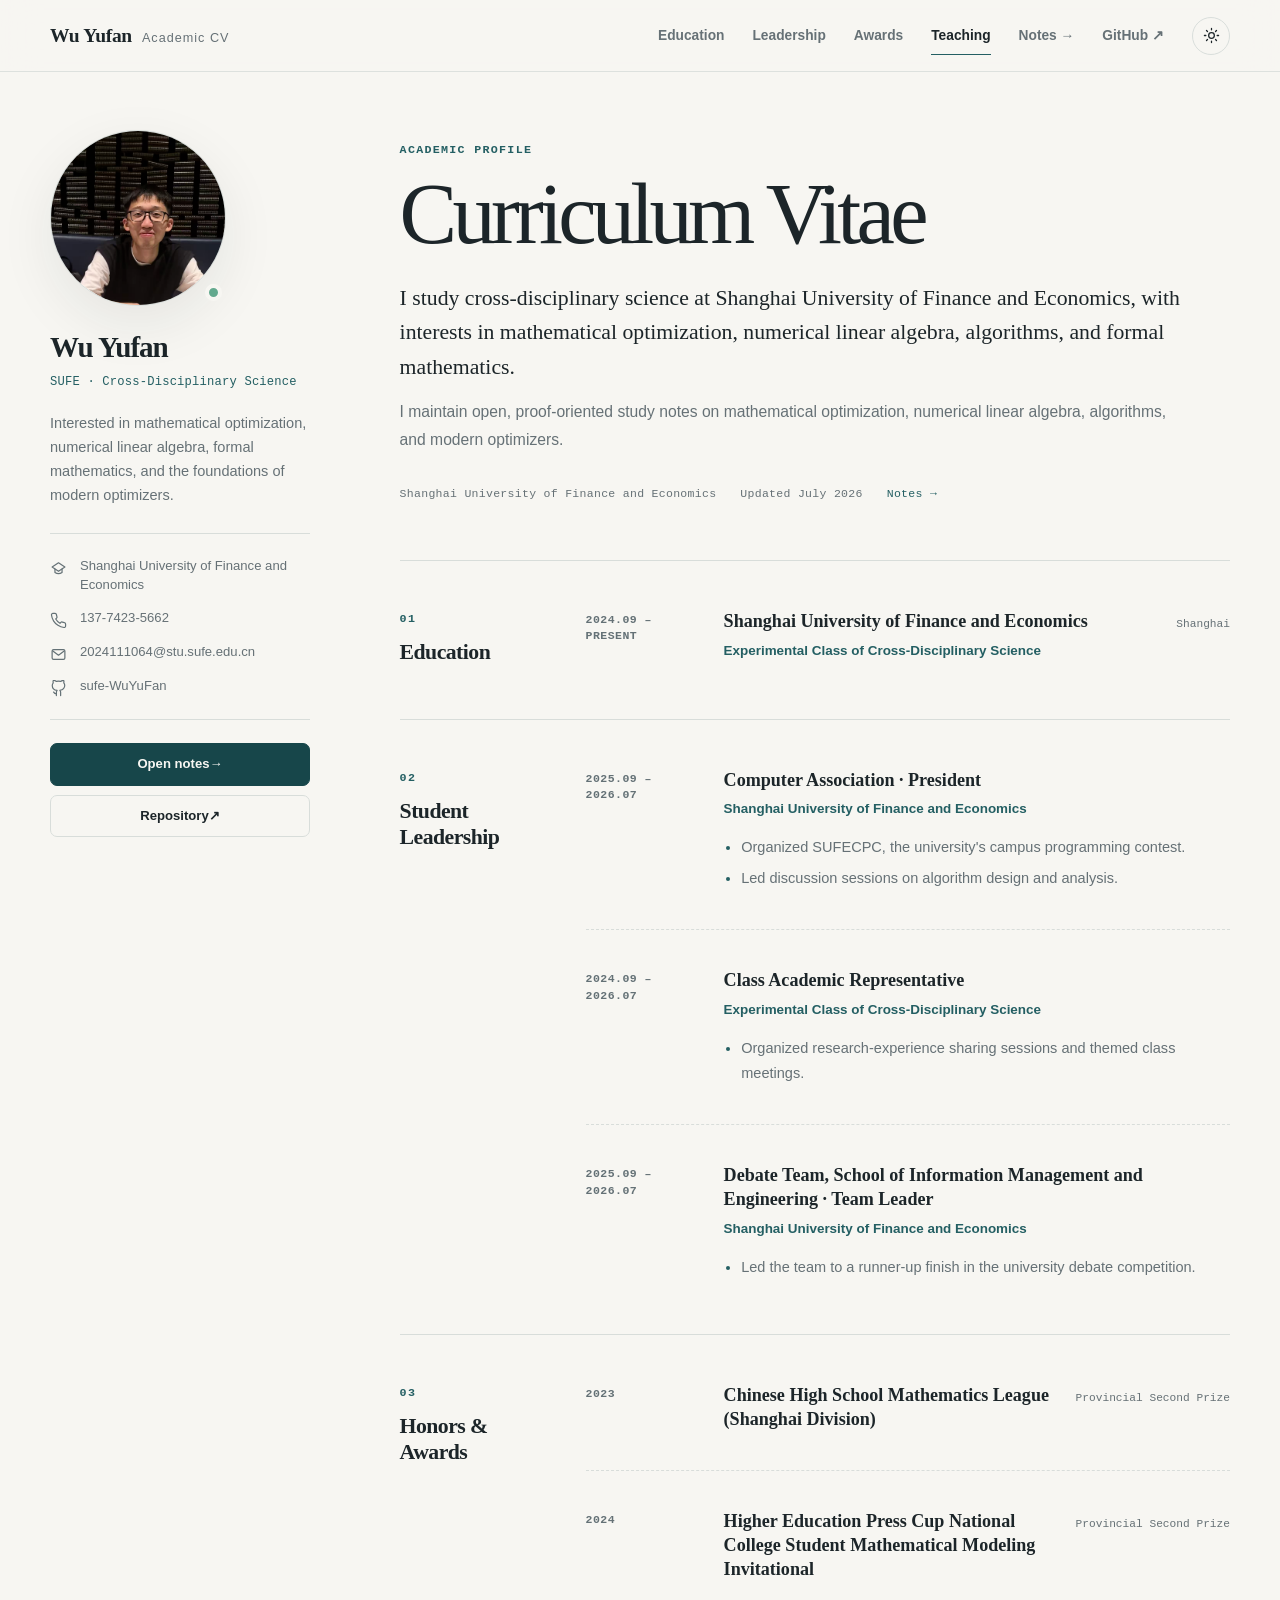
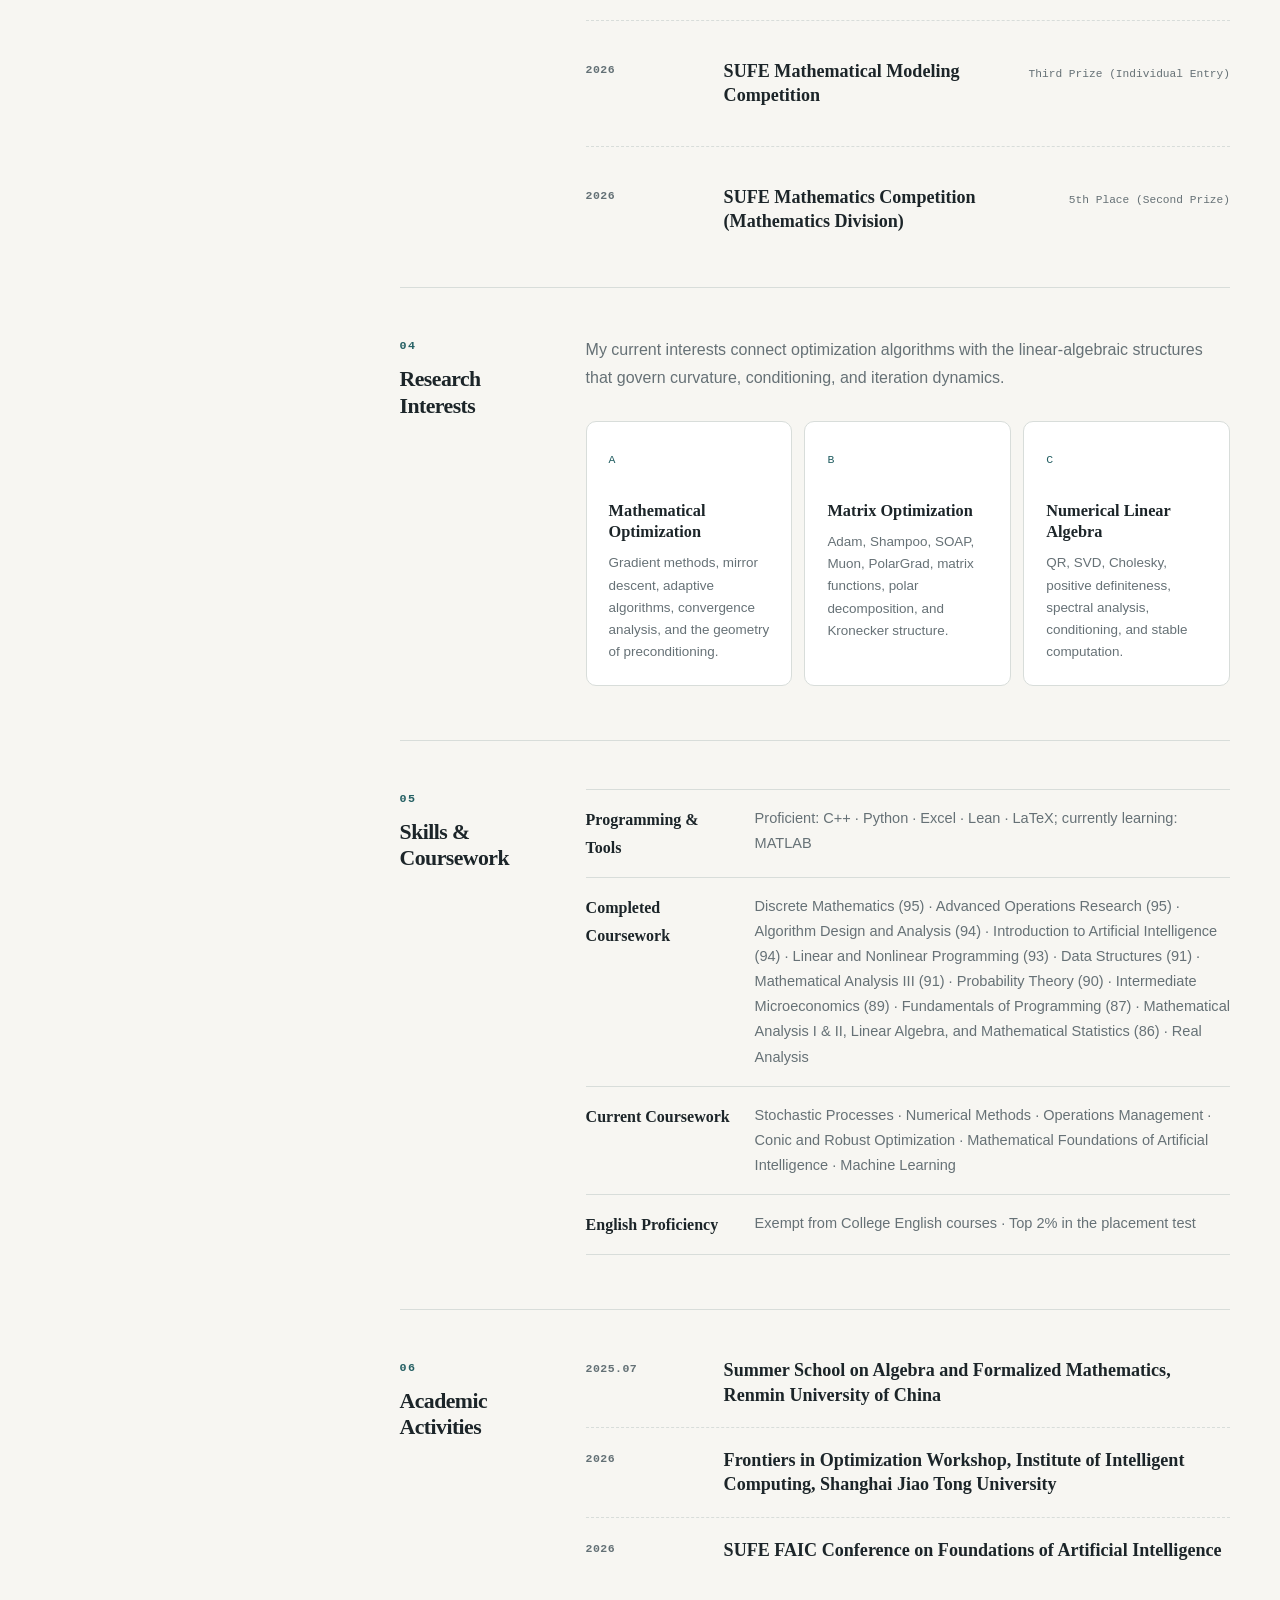
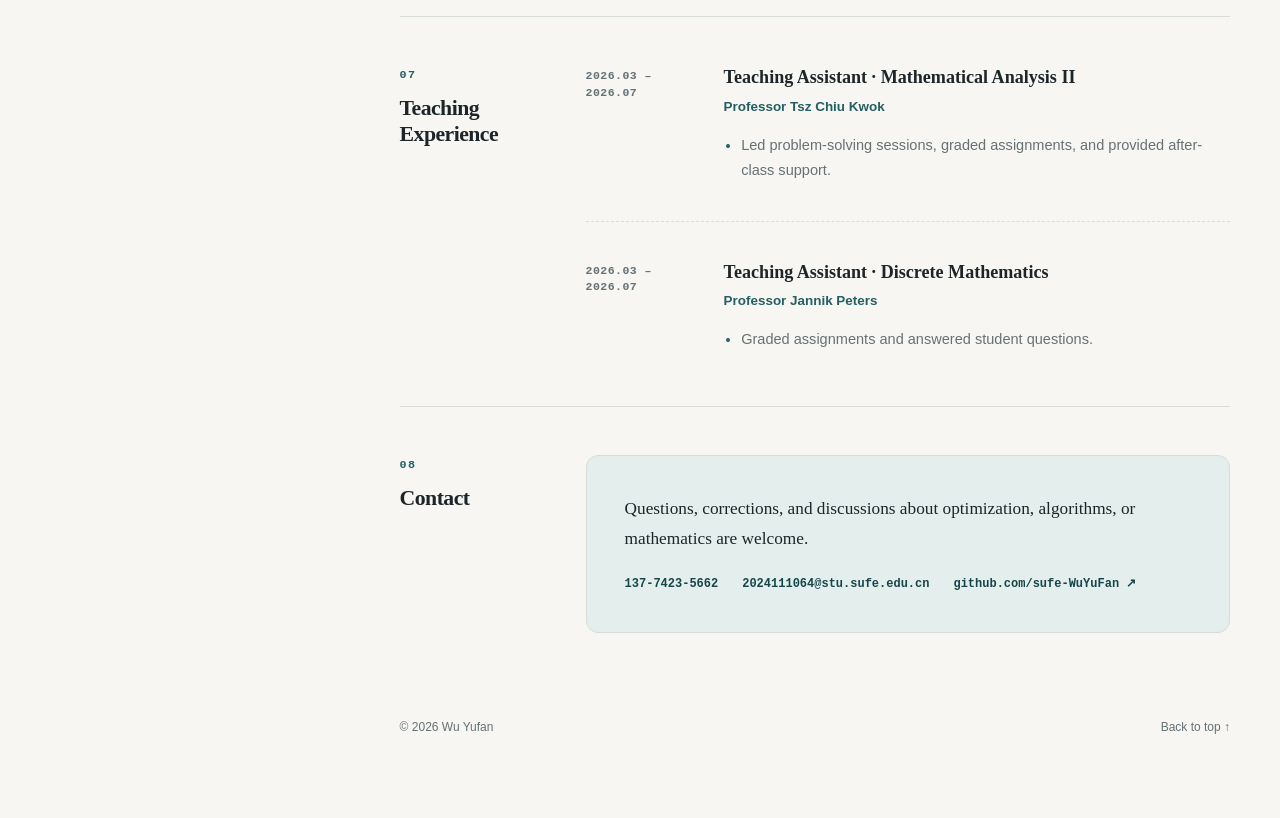
<file: docs/index.html>
<!doctype html>
<html lang="en" data-theme="light">
<head>
  <meta charset="utf-8">
  <meta name="viewport" content="width=device-width, initial-scale=1">
  <meta name="description" content="Wu Yufan's academic profile: education, student leadership, honors, teaching experience, and interests in mathematical optimization and numerical linear algebra.">
  <meta name="theme-color" content="#f7f6f2">
  <meta property="og:type" content="website">
  <meta property="og:title" content="Wu Yufan · Academic CV">
  <meta property="og:description" content="Academic profile, teaching experience, honors, and open learning notes.">
  <title>Wu Yufan · Academic CV</title>
  <link rel="icon" href="favicon.svg" type="image/svg+xml">
  <link rel="stylesheet" href="assets/css/site.css">
  <script>
    (function () {
      let stored = null;
      try {
        stored = localStorage.getItem('wy-theme');
      } catch (error) {
        stored = null;
      }
      const preferred = window.matchMedia('(prefers-color-scheme: dark)').matches ? 'dark' : 'light';
      document.documentElement.dataset.theme = stored || preferred;
    }());
  </script>
</head>
<body data-page="cv">
  <a class="skip-link" href="#cv">Skip to main content</a>

  <header class="masthead">
    <div class="masthead__inner">
      <a class="brand" href="index.html#top" aria-label="Back to the top of the homepage">
        <span class="brand__name">Wu Yufan</span>
        <span class="brand__cn">Academic CV</span>
      </a>

      <button class="nav-toggle" type="button" aria-expanded="false" aria-controls="site-nav">
        <span class="sr-only">Open navigation</span>
        <span></span><span></span><span></span>
      </button>

      <nav class="site-nav" id="site-nav" aria-label="Main navigation">
        <a href="#education">Education</a>
        <a href="#leadership">Leadership</a>
        <a href="#awards">Awards</a>
        <a href="#teaching">Teaching</a>
        <a href="notes.html">Notes <span aria-hidden="true">→</span></a>
        <a href="https://github.com/sufe-WuYuFan" target="_blank" rel="noreferrer">GitHub <span aria-hidden="true">↗</span></a>
        <button class="theme-toggle" type="button" aria-label="Switch to dark theme" aria-pressed="false" title="Toggle color theme">
          <svg class="icon icon--sun" viewBox="0 0 24 24" aria-hidden="true">
            <circle cx="12" cy="12" r="4"></circle>
            <path d="M12 2v2M12 20v2M4.93 4.93l1.42 1.42M17.66 17.66l1.41 1.41M2 12h2M20 12h2M4.93 19.07l1.42-1.42M17.66 6.34l1.41-1.41"></path>
          </svg>
          <svg class="icon icon--moon" viewBox="0 0 24 24" aria-hidden="true">
            <path d="M21 12.8A9 9 0 1 1 11.2 3 7 7 0 0 0 21 12.8Z"></path>
          </svg>
        </button>
      </nav>
    </div>
  </header>

  <div class="page" id="top">
    <aside class="profile" aria-label="Profile information">
      <div class="profile__sticky">
        <div class="profile__avatar-wrap">
          <div class="profile__avatar-frame">
            <img
              class="profile__avatar"
              src="assets/images/profile-photo.png"
              data-fallback="assets/images/avatar.svg"
              alt="Portrait of Wu Yufan"
              width="176"
              height="176"
              fetchpriority="high"
              decoding="async"
            >
          </div>
        </div>
        <div class="profile__identity">
          <h1>Wu Yufan</h1>
          <p class="profile__role">SUFE · Cross-Disciplinary Science</p>
          <p class="profile__bio">Interested in mathematical optimization, numerical linear algebra, formal mathematics, and the foundations of modern optimizers.</p>
        </div>

        <dl class="profile__facts">
          <div>
            <dt aria-label="University">
              <svg viewBox="0 0 24 24" aria-hidden="true"><path d="m3 10 9-6 9 6-9 6-9-6Z"></path><path d="M7 13v4.5c2.8 2 7.2 2 10 0V13"></path></svg>
            </dt>
            <dd>Shanghai University of Finance and Economics</dd>
          </div>
          <div>
            <dt aria-label="Phone">
              <svg viewBox="0 0 24 24" aria-hidden="true"><path d="M22 16.9v3a2 2 0 0 1-2.2 2 19.8 19.8 0 0 1-8.6-3.1 19.5 19.5 0 0 1-6-6A19.8 19.8 0 0 1 2.1 4.2 2 2 0 0 1 4.1 2h3a2 2 0 0 1 2 1.7c.1 1 .4 2 .7 2.9a2 2 0 0 1-.5 2.1L8.1 9.9a16 16 0 0 0 6 6l1.2-1.2a2 2 0 0 1 2.1-.5c.9.3 1.9.6 2.9.7a2 2 0 0 1 1.7 2Z"></path></svg>
            </dt>
            <dd><a href="tel:+8613774235662">137-7423-5662</a></dd>
          </div>
          <div>
            <dt aria-label="Email">
              <svg viewBox="0 0 24 24" aria-hidden="true"><rect x="3" y="5" width="18" height="14" rx="2"></rect><path d="m4 7 8 6 8-6"></path></svg>
            </dt>
            <dd><a href="mailto:2024111064@stu.sufe.edu.cn">2024111064@stu.sufe.edu.cn</a></dd>
          </div>
          <div>
            <dt aria-label="GitHub">
              <svg viewBox="0 0 24 24" aria-hidden="true"><path d="M15 22v-4a4.8 4.8 0 0 0-1-3.5c3.3-.4 6.8-1.6 6.8-7A5.4 5.4 0 0 0 19.4 4 5 5 0 0 0 19.3.5S18.2.1 15 2a13.4 13.4 0 0 0-6 0C5.8.1 4.7.5 4.7.5A5 5 0 0 0 4.6 4a5.4 5.4 0 0 0-1.4 3.7c0 5.4 3.5 6.6 6.8 7A4.8 4.8 0 0 0 9 18v4"></path><path d="M9 19c-3 .9-3-1.5-4-2"></path></svg>
            </dt>
            <dd><a href="https://github.com/sufe-WuYuFan" target="_blank" rel="noreferrer">sufe-WuYuFan</a></dd>
          </div>
        </dl>

        <div class="profile__actions">
          <a class="button button--primary" href="notes.html">Open notes <span aria-hidden="true">→</span></a>
          <a class="button button--ghost" href="https://github.com/sufe-WuYuFan/Optimizer-algorithm-learning" target="_blank" rel="noreferrer">Repository <span aria-hidden="true">↗</span></a>
        </div>
      </div>
    </aside>

    <main class="cv" id="cv">
      <header class="cv-hero">
        <p class="eyebrow">Academic Profile</p>
        <h2>Curriculum Vitae</h2>
        <p class="cv-hero__lead">I study cross-disciplinary science at Shanghai University of Finance and Economics, with interests in mathematical optimization, numerical linear algebra, algorithms, and formal mathematics.</p>
        <p class="cv-hero__lead cv-hero__lead--cn">I maintain open, proof-oriented study notes on mathematical optimization, numerical linear algebra, algorithms, and modern optimizers.</p>
        <div class="cv-hero__meta">
          <span>Shanghai University of Finance and Economics</span>
          <span>Updated July 2026</span>
          <a href="notes.html">Notes →</a>
        </div>
      </header>

      <section class="cv-section" id="education" aria-labelledby="education-title">
        <div class="cv-section__heading">
          <p class="section-index">01</p>
          <h2 id="education-title">Education</h2>
        </div>
        <div class="cv-section__body">
          <article class="entry">
            <div class="entry__time">2024.09 – Present</div>
            <div class="entry__content">
              <div class="entry__title-row">
                <h3>Shanghai University of Finance and Economics</h3>
                <span class="entry__place">Shanghai</span>
              </div>
              <p class="entry__subtitle">Experimental Class of Cross-Disciplinary Science</p>
            </div>
          </article>
        </div>
      </section>

      <section class="cv-section" id="leadership" aria-labelledby="leadership-title">
        <div class="cv-section__heading">
          <p class="section-index">02</p>
          <h2 id="leadership-title">Student Leadership</h2>
        </div>
        <div class="cv-section__body">
          <article class="entry">
            <div class="entry__time">2025.09 – 2026.07</div>
            <div class="entry__content">
              <h3>Computer Association · President</h3>
              <p class="entry__subtitle">Shanghai University of Finance and Economics</p>
              <ul>
                <li>Organized SUFECPC, the university's campus programming contest.</li>
                <li>Led discussion sessions on algorithm design and analysis.</li>
              </ul>
            </div>
          </article>

          <article class="entry">
            <div class="entry__time">2024.09 – 2026.07</div>
            <div class="entry__content">
              <h3>Class Academic Representative</h3>
              <p class="entry__subtitle">Experimental Class of Cross-Disciplinary Science</p>
              <ul>
                <li>Organized research-experience sharing sessions and themed class meetings.</li>
              </ul>
            </div>
          </article>

          <article class="entry">
            <div class="entry__time">2025.09 – 2026.07</div>
            <div class="entry__content">
              <h3>Debate Team, School of Information Management and Engineering · Team Leader</h3>
              <p class="entry__subtitle">Shanghai University of Finance and Economics</p>
              <ul>
                <li>Led the team to a runner-up finish in the university debate competition.</li>
              </ul>
            </div>
          </article>
        </div>
      </section>

      <section class="cv-section" id="awards" aria-labelledby="awards-title">
        <div class="cv-section__heading">
          <p class="section-index">03</p>
          <h2 id="awards-title">Honors & Awards</h2>
        </div>
        <div class="cv-section__body">
          <article class="entry entry--award">
            <div class="entry__time">2023</div>
            <div class="entry__content">
              <div class="entry__title-row">
                <h3>Chinese High School Mathematics League (Shanghai Division)</h3>
                <span class="entry__place">Provincial Second Prize</span>
              </div>
            </div>
          </article>

          <article class="entry entry--award">
            <div class="entry__time">2024</div>
            <div class="entry__content">
              <div class="entry__title-row">
                <h3>Higher Education Press Cup National College Student Mathematical Modeling Invitational</h3>
                <span class="entry__place">Provincial Second Prize</span>
              </div>
            </div>
          </article>

          <article class="entry entry--award">
            <div class="entry__time">2026</div>
            <div class="entry__content">
              <div class="entry__title-row">
                <h3>SUFE Mathematical Modeling Competition</h3>
                <span class="entry__place">Third Prize (Individual Entry)</span>
              </div>
            </div>
          </article>

          <article class="entry entry--award">
            <div class="entry__time">2026</div>
            <div class="entry__content">
              <div class="entry__title-row">
                <h3>SUFE Mathematics Competition (Mathematics Division)</h3>
                <span class="entry__place">5th Place (Second Prize)</span>
              </div>
            </div>
          </article>
        </div>
      </section>

      <section class="cv-section" id="interests" aria-labelledby="interests-title">
        <div class="cv-section__heading">
          <p class="section-index">04</p>
          <h2 id="interests-title">Research Interests</h2>
        </div>
        <div class="cv-section__body">
          <p class="section-intro">My current interests connect optimization algorithms with the linear-algebraic structures that govern curvature, conditioning, and iteration dynamics.</p>
          <div class="interest-grid">
            <article>
              <span class="interest-grid__number">A</span>
              <h3>Mathematical Optimization</h3>
              <p>Gradient methods, mirror descent, adaptive algorithms, convergence analysis, and the geometry of preconditioning.</p>
            </article>
            <article>
              <span class="interest-grid__number">B</span>
              <h3>Matrix Optimization</h3>
              <p>Adam, Shampoo, SOAP, Muon, PolarGrad, matrix functions, polar decomposition, and Kronecker structure.</p>
            </article>
            <article>
              <span class="interest-grid__number">C</span>
              <h3>Numerical Linear Algebra</h3>
              <p>QR, SVD, Cholesky, positive definiteness, spectral analysis, conditioning, and stable computation.</p>
            </article>
          </div>
        </div>
      </section>

      <section class="cv-section" id="skills" aria-labelledby="skills-title">
        <div class="cv-section__heading">
          <p class="section-index">05</p>
          <h2 id="skills-title">Skills & Coursework</h2>
        </div>
        <div class="cv-section__body">
          <dl class="skills-list">
            <div>
              <dt>Programming & Tools</dt>
              <dd>Proficient: C++ · Python · Excel · Lean · LaTeX; currently learning: MATLAB</dd>
            </div>
            <div>
              <dt>Completed Coursework</dt>
              <dd>Discrete Mathematics (95) · Advanced Operations Research (95) · Algorithm Design and Analysis (94) · Introduction to Artificial Intelligence (94) · Linear and Nonlinear Programming (93) · Data Structures (91) · Mathematical Analysis III (91) · Probability Theory (90) · Intermediate Microeconomics (89) · Fundamentals of Programming (87) · Mathematical Analysis I & II, Linear Algebra, and Mathematical Statistics (86) · Real Analysis</dd>
            </div>
            <div>
              <dt>Current Coursework</dt>
              <dd>Stochastic Processes · Numerical Methods · Operations Management · Conic and Robust Optimization · Mathematical Foundations of Artificial Intelligence · Machine Learning</dd>
            </div>
            <div>
              <dt>English Proficiency</dt>
              <dd>Exempt from College English courses · Top 2% in the placement test</dd>
            </div>
          </dl>
        </div>
      </section>

      <section class="cv-section" id="activities" aria-labelledby="activities-title">
        <div class="cv-section__heading">
          <p class="section-index">06</p>
          <h2 id="activities-title">Academic Activities</h2>
        </div>
        <div class="cv-section__body">
          <article class="entry entry--compact">
            <div class="entry__time">2025.07</div>
            <div class="entry__content">
              <h3>Summer School on Algebra and Formalized Mathematics, Renmin University of China</h3>
            </div>
          </article>
          <article class="entry entry--compact">
            <div class="entry__time">2026</div>
            <div class="entry__content">
              <h3>Frontiers in Optimization Workshop, Institute of Intelligent Computing, Shanghai Jiao Tong University</h3>
            </div>
          </article>
          <article class="entry entry--compact">
            <div class="entry__time">2026</div>
            <div class="entry__content">
              <h3>SUFE FAIC Conference on Foundations of Artificial Intelligence</h3>
            </div>
          </article>
        </div>
      </section>

      <section class="cv-section" id="teaching" aria-labelledby="teaching-title">
        <div class="cv-section__heading">
          <p class="section-index">07</p>
          <h2 id="teaching-title">Teaching Experience</h2>
        </div>
        <div class="cv-section__body">
          <article class="entry">
            <div class="entry__time">2026.03 – 2026.07</div>
            <div class="entry__content">
              <h3>Teaching Assistant · Mathematical Analysis II</h3>
              <p class="entry__subtitle">Professor Tsz Chiu Kwok</p>
              <ul>
                <li>Led problem-solving sessions, graded assignments, and provided after-class support.</li>
              </ul>
            </div>
          </article>
          <article class="entry">
            <div class="entry__time">2026.03 – 2026.07</div>
            <div class="entry__content">
              <h3>Teaching Assistant · Discrete Mathematics</h3>
              <p class="entry__subtitle">Professor Jannik Peters</p>
              <ul>
                <li>Graded assignments and answered student questions.</li>
              </ul>
            </div>
          </article>
        </div>
      </section>

      <section class="cv-section" id="contact" aria-labelledby="contact-title">
        <div class="cv-section__heading">
          <p class="section-index">08</p>
          <h2 id="contact-title">Contact</h2>
        </div>
        <div class="cv-section__body">
          <div class="contact-card">
            <p>Questions, corrections, and discussions about optimization, algorithms, or mathematics are welcome.</p>
            <div class="contact-card__links">
              <a href="tel:+8613774235662">137-7423-5662</a>
              <a href="mailto:2024111064@stu.sufe.edu.cn">2024111064@stu.sufe.edu.cn</a>
              <a href="https://github.com/sufe-WuYuFan" target="_blank" rel="noreferrer">github.com/sufe-WuYuFan ↗</a>
            </div>
          </div>
        </div>
      </section>

      <footer class="footer">
        <p>© <span id="current-year">2026</span> Wu Yufan</p>
        <a href="#top">Back to top ↑</a>
      </footer>
    </main>
  </div>

  <script src="assets/js/site.js" defer></script>
</body>
</html>
</file>
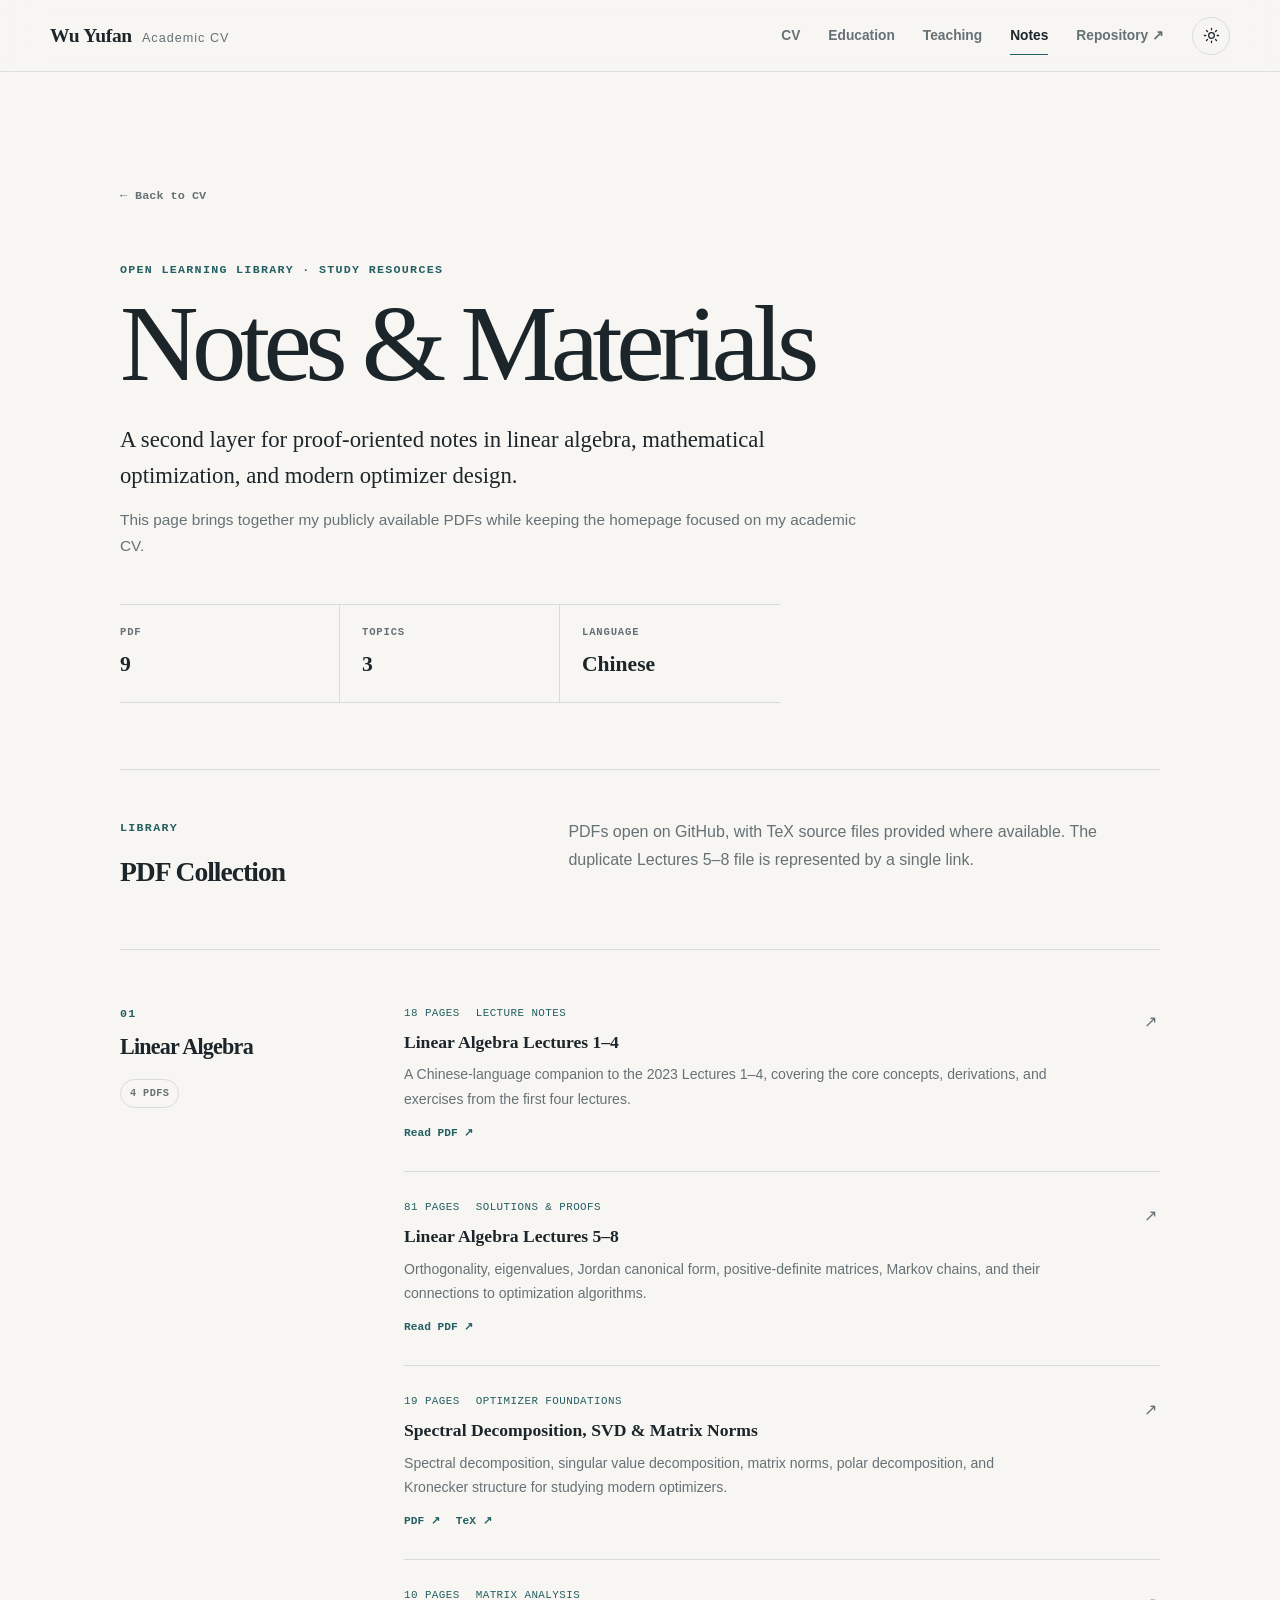
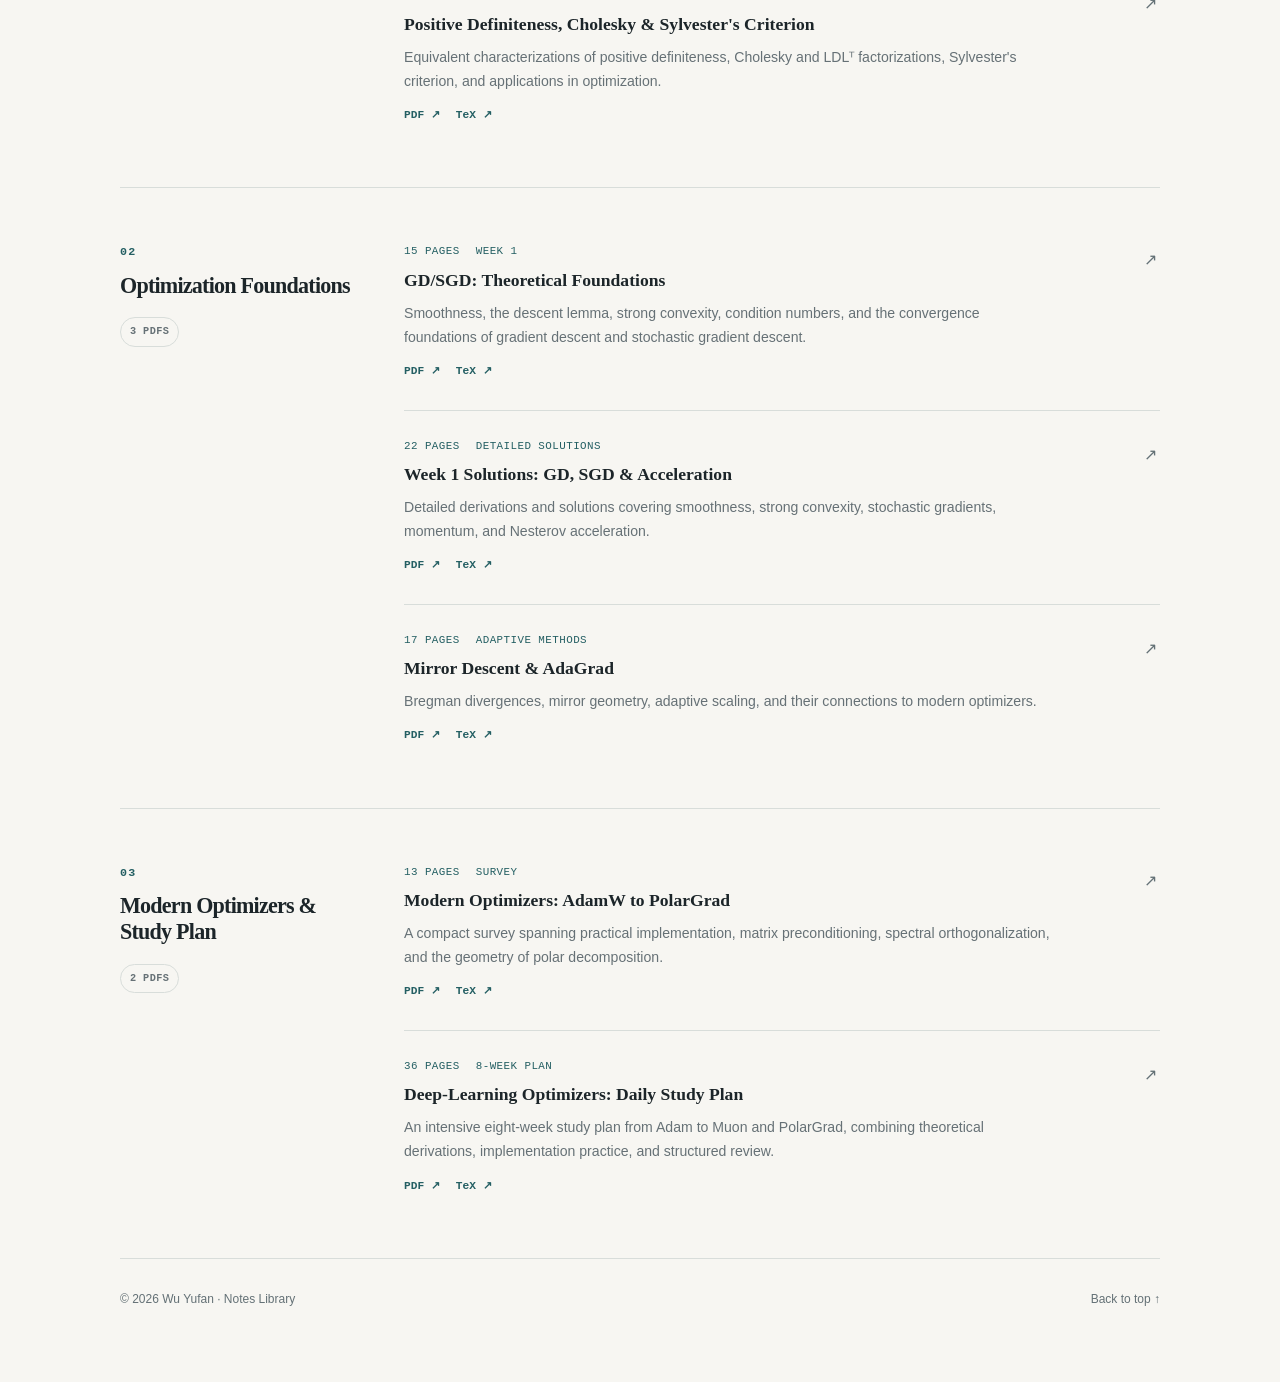
<file: docs/notes.html>
<!doctype html>
<html lang="en" data-theme="light">
<head>
  <meta charset="utf-8">
  <meta name="viewport" content="width=device-width, initial-scale=1">
  <meta name="description" content="Wu Yufan's open library of PDF notes on linear algebra, mathematical optimization, and modern optimizers.">
  <meta name="theme-color" content="#f7f6f2">
  <meta property="og:type" content="website">
  <meta property="og:title" content="Notes & Materials · Wu Yufan">
  <meta property="og:description" content="Open PDF notes on linear algebra, optimization, and modern optimizers.">
  <title>Notes & Materials · Wu Yufan</title>
  <link rel="icon" href="favicon.svg" type="image/svg+xml">
  <link rel="stylesheet" href="assets/css/site.css">
  <script>
    (function () {
      let stored = null;
      try {
        stored = localStorage.getItem('wy-theme');
      } catch (error) {
        stored = null;
      }
      const preferred = window.matchMedia('(prefers-color-scheme: dark)').matches ? 'dark' : 'light';
      document.documentElement.dataset.theme = stored || preferred;
    }());
  </script>
</head>
<body data-page="notes">
  <a class="skip-link" href="#library">Skip to the materials</a>

  <header class="masthead">
    <div class="masthead__inner">
      <a class="brand" href="index.html" aria-label="Return to the CV homepage">
        <span class="brand__name">Wu Yufan</span>
        <span class="brand__cn">Academic CV</span>
      </a>

      <button class="nav-toggle" type="button" aria-expanded="false" aria-controls="site-nav">
        <span class="sr-only">Open navigation</span>
        <span></span><span></span><span></span>
      </button>

      <nav class="site-nav" id="site-nav" aria-label="Main navigation">
        <a href="index.html">CV</a>
        <a href="index.html#education">Education</a>
        <a href="index.html#teaching">Teaching</a>
        <a class="is-active" href="notes.html" aria-current="page">Notes</a>
        <a href="https://github.com/sufe-WuYuFan/Optimizer-algorithm-learning" target="_blank" rel="noreferrer">Repository <span aria-hidden="true">↗</span></a>
        <button class="theme-toggle" type="button" aria-label="Switch to dark theme" aria-pressed="false" title="Switch color theme">
          <svg class="icon icon--sun" viewBox="0 0 24 24" aria-hidden="true">
            <circle cx="12" cy="12" r="4"></circle>
            <path d="M12 2v2M12 20v2M4.93 4.93l1.42 1.42M17.66 17.66l1.41 1.41M2 12h2M20 12h2M4.93 19.07l1.42-1.42M17.66 6.34l1.41-1.41"></path>
          </svg>
          <svg class="icon icon--moon" viewBox="0 0 24 24" aria-hidden="true">
            <path d="M21 12.8A9 9 0 1 1 11.2 3 7 7 0 0 0 21 12.8Z"></path>
          </svg>
        </button>
      </nav>
    </div>
  </header>

  <main class="notes-shell" id="top">
    <header class="notes-hero">
      <a class="back-link" href="index.html"><span aria-hidden="true">←</span> Back to CV</a>
      <p class="eyebrow">Open Learning Library · Study Resources</p>
      <h1>Notes & Materials</h1>
      <p class="notes-hero__lead">A second layer for proof-oriented notes in linear algebra, mathematical optimization, and modern optimizer design.</p>
      <p class="notes-hero__lead notes-hero__lead--cn">This page brings together my publicly available PDFs while keeping the homepage focused on my academic CV.</p>
      <dl class="notes-stats" aria-label="Library statistics">
        <div><dt>PDF</dt><dd>9</dd></div>
        <div><dt>Topics</dt><dd>3</dd></div>
        <div><dt>Language</dt><dd>Chinese</dd></div>
      </dl>
    </header>

    <section class="notes-library" id="library" aria-labelledby="library-title">
      <div class="notes-library__intro">
        <div>
          <p class="section-index">Library</p>
          <h2 id="library-title">PDF Collection</h2>
        </div>
        <p>PDFs open on GitHub, with TeX source files provided where available. The duplicate Lectures 5–8 file is represented by a single link.</p>
      </div>

      <section class="notes-group" aria-labelledby="linear-algebra-title">
        <header class="notes-group__header">
          <div>
            <p class="section-index">01</p>
            <h3 id="linear-algebra-title">Linear Algebra</h3>
          </div>
          <span>4 PDFs</span>
        </header>
        <div class="notes-list">
          <article class="note">
            <div class="note__meta"><span>18 pages</span><span>Lecture notes</span></div>
            <h3>Linear Algebra Lectures 1–4</h3>
            <p>A Chinese-language companion to the 2023 Lectures 1–4, covering the core concepts, derivations, and exercises from the first four lectures.</p>
            <div class="note__links">
              <a href="https://github.com/sufe-WuYuFan/Optimizer-algorithm-learning/blob/main/%E7%BA%BF%E6%80%A7%E4%BB%A3%E6%95%B0%E7%9F%A5%E8%AF%86%E8%A1%A5%E5%85%85/%E7%BA%BF%E6%80%A7%E4%BB%A3%E6%95%B0Lecture_1_4.pdf" target="_blank" rel="noreferrer">Read PDF <span aria-hidden="true">↗</span></a>
            </div>
          </article>

          <article class="note">
            <div class="note__meta"><span>81 pages</span><span>Solutions & proofs</span></div>
            <h3>Linear Algebra Lectures 5–8</h3>
            <p>Orthogonality, eigenvalues, Jordan canonical form, positive-definite matrices, Markov chains, and their connections to optimization algorithms.</p>
            <div class="note__links">
              <a href="https://github.com/sufe-WuYuFan/Optimizer-algorithm-learning/blob/main/optimizer-lecture/linear_algebra_lectures_5_8_solutions.pdf" target="_blank" rel="noreferrer">Read PDF <span aria-hidden="true">↗</span></a>
            </div>
          </article>

          <article class="note">
            <div class="note__meta"><span>19 pages</span><span>Optimizer foundations</span></div>
            <h3>Spectral Decomposition, SVD & Matrix Norms</h3>
            <p>Spectral decomposition, singular value decomposition, matrix norms, polar decomposition, and Kronecker structure for studying modern optimizers.</p>
            <div class="note__links">
              <a href="https://github.com/sufe-WuYuFan/Optimizer-algorithm-learning/blob/main/%E7%BA%BF%E6%80%A7%E4%BB%A3%E6%95%B0%E7%9F%A5%E8%AF%86%E8%A1%A5%E5%85%85/linear_algebra_supplement.pdf" target="_blank" rel="noreferrer">PDF <span aria-hidden="true">↗</span></a>
              <a href="https://github.com/sufe-WuYuFan/Optimizer-algorithm-learning/blob/main/%E7%BA%BF%E6%80%A7%E4%BB%A3%E6%95%B0%E7%9F%A5%E8%AF%86%E8%A1%A5%E5%85%85/linear_algebra_supplement.tex" target="_blank" rel="noreferrer">TeX <span aria-hidden="true">↗</span></a>
            </div>
          </article>

          <article class="note">
            <div class="note__meta"><span>10 pages</span><span>Matrix analysis</span></div>
            <h3>Positive Definiteness, Cholesky & Sylvester's Criterion</h3>
            <p>Equivalent characterizations of positive definiteness, Cholesky and LDLᵀ factorizations, Sylvester's criterion, and applications in optimization.</p>
            <div class="note__links">
              <a href="https://github.com/sufe-WuYuFan/Optimizer-algorithm-learning/blob/main/optimizer-lecture/positive-definite-cholesky-sylvester.pdf" target="_blank" rel="noreferrer">PDF <span aria-hidden="true">↗</span></a>
              <a href="https://github.com/sufe-WuYuFan/Optimizer-algorithm-learning/blob/main/optimizer-lecture/positive-definite-cholesky-sylvester.tex" target="_blank" rel="noreferrer">TeX <span aria-hidden="true">↗</span></a>
            </div>
          </article>
        </div>
      </section>

      <section class="notes-group" aria-labelledby="optimization-title">
        <header class="notes-group__header">
          <div>
            <p class="section-index">02</p>
            <h3 id="optimization-title">Optimization Foundations</h3>
          </div>
          <span>3 PDFs</span>
        </header>
        <div class="notes-list">
          <article class="note">
            <div class="note__meta"><span>15 pages</span><span>Week 1</span></div>
            <h3>GD/SGD: Theoretical Foundations</h3>
            <p>Smoothness, the descent lemma, strong convexity, condition numbers, and the convergence foundations of gradient descent and stochastic gradient descent.</p>
            <div class="note__links">
              <a href="https://github.com/sufe-WuYuFan/Optimizer-algorithm-learning/blob/main/optimizer-lecture/week1.pdf" target="_blank" rel="noreferrer">PDF <span aria-hidden="true">↗</span></a>
              <a href="https://github.com/sufe-WuYuFan/Optimizer-algorithm-learning/blob/main/optimizer-lecture/week1.tex" target="_blank" rel="noreferrer">TeX <span aria-hidden="true">↗</span></a>
            </div>
          </article>

          <article class="note">
            <div class="note__meta"><span>22 pages</span><span>Detailed solutions</span></div>
            <h3>Week 1 Solutions: GD, SGD & Acceleration</h3>
            <p>Detailed derivations and solutions covering smoothness, strong convexity, stochastic gradients, momentum, and Nesterov acceleration.</p>
            <div class="note__links">
              <a href="https://github.com/sufe-WuYuFan/Optimizer-algorithm-learning/blob/main/optimizer-lecture/week1_solutions.pdf" target="_blank" rel="noreferrer">PDF <span aria-hidden="true">↗</span></a>
              <a href="https://github.com/sufe-WuYuFan/Optimizer-algorithm-learning/blob/main/optimizer-lecture/week1_solutions.tex" target="_blank" rel="noreferrer">TeX <span aria-hidden="true">↗</span></a>
            </div>
          </article>

          <article class="note">
            <div class="note__meta"><span>17 pages</span><span>Adaptive methods</span></div>
            <h3>Mirror Descent & AdaGrad</h3>
            <p>Bregman divergences, mirror geometry, adaptive scaling, and their connections to modern optimizers.</p>
            <div class="note__links">
              <a href="https://github.com/sufe-WuYuFan/Optimizer-algorithm-learning/blob/main/optimizer-lecture/week2_mirror_descent_adagrad.pdf" target="_blank" rel="noreferrer">PDF <span aria-hidden="true">↗</span></a>
              <a href="https://github.com/sufe-WuYuFan/Optimizer-algorithm-learning/blob/main/optimizer-lecture/week2_mirror_descent_adagrad.tex" target="_blank" rel="noreferrer">TeX <span aria-hidden="true">↗</span></a>
            </div>
          </article>
        </div>
      </section>

      <section class="notes-group" aria-labelledby="optimizers-title">
        <header class="notes-group__header">
          <div>
            <p class="section-index">03</p>
            <h3 id="optimizers-title">Modern Optimizers & Study Plan</h3>
          </div>
          <span>2 PDFs</span>
        </header>
        <div class="notes-list">
          <article class="note">
            <div class="note__meta"><span>13 pages</span><span>Survey</span></div>
            <h3>Modern Optimizers: AdamW to PolarGrad</h3>
            <p>A compact survey spanning practical implementation, matrix preconditioning, spectral orthogonalization, and the geometry of polar decomposition.</p>
            <div class="note__links">
              <a href="https://github.com/sufe-WuYuFan/Optimizer-algorithm-learning/blob/main/optimizer-lecture/optimizer_lecture_v2.pdf" target="_blank" rel="noreferrer">PDF <span aria-hidden="true">↗</span></a>
              <a href="https://github.com/sufe-WuYuFan/Optimizer-algorithm-learning/blob/main/optimizer-lecture/optimizer_lecture_v2.tex" target="_blank" rel="noreferrer">TeX <span aria-hidden="true">↗</span></a>
            </div>
          </article>

          <article class="note">
            <div class="note__meta"><span>36 pages</span><span>8-week plan</span></div>
            <h3>Deep-Learning Optimizers: Daily Study Plan</h3>
            <p>An intensive eight-week study plan from Adam to Muon and PolarGrad, combining theoretical derivations, implementation practice, and structured review.</p>
            <div class="note__links">
              <a href="https://github.com/sufe-WuYuFan/Optimizer-algorithm-learning/blob/main/optimizer-lecture/%E6%AF%8F%E6%97%A5%E5%AD%A6%E4%B9%A0%E8%AE%A1%E5%88%92_%E4%BC%98%E5%8C%96%E5%99%A8.pdf" target="_blank" rel="noreferrer">PDF <span aria-hidden="true">↗</span></a>
              <a href="https://github.com/sufe-WuYuFan/Optimizer-algorithm-learning/blob/main/optimizer-lecture/%E6%AF%8F%E6%97%A5%E5%AD%A6%E4%B9%A0%E8%AE%A1%E5%88%92_%E4%BC%98%E5%8C%96%E5%99%A8.tex" target="_blank" rel="noreferrer">TeX <span aria-hidden="true">↗</span></a>
            </div>
          </article>
        </div>
      </section>
    </section>

    <footer class="footer notes-footer">
      <p>© <span id="current-year">2026</span> Wu Yufan · Notes Library</p>
      <a href="#top">Back to top ↑</a>
    </footer>
  </main>

  <script src="assets/js/site.js" defer></script>
</body>
</html>
</file>
<file: docs/assets/css/site.css>
:root {
  color-scheme: light;
  --bg: #f7f6f2;
  --surface: #ffffff;
  --surface-muted: #f0f2ef;
  --ink: #1c2529;
  --muted: #667176;
  --faint: #647176;
  --line: #d8ddda;
  --line-strong: #bac4c0;
  --accent: #245f63;
  --accent-strong: #17464a;
  --accent-soft: #e4efed;
  --shadow: 0 18px 55px rgba(25, 42, 43, 0.08);
  --sans: Inter, ui-sans-serif, -apple-system, BlinkMacSystemFont, "Segoe UI", "PingFang SC", "Hiragino Sans GB", "Microsoft YaHei", sans-serif;
  --serif: "Iowan Old Style", "Palatino Linotype", "Noto Serif SC", "Songti SC", Georgia, serif;
  --mono: "SFMono-Regular", Consolas, "Liberation Mono", monospace;
  --header-h: 72px;
  --content-w: 1180px;
}

html[data-theme="dark"] {
  color-scheme: dark;
  --bg: #121718;
  --surface: #192022;
  --surface-muted: #20292b;
  --ink: #edf1ef;
  --muted: #aab5b4;
  --faint: #7f8b8a;
  --line: #313b3c;
  --line-strong: #465354;
  --accent: #8fc9c6;
  --accent-strong: #b7e3df;
  --accent-soft: #203536;
  --shadow: 0 20px 60px rgba(0, 0, 0, 0.28);
}

*,
*::before,
*::after {
  box-sizing: border-box;
}

html {
  scroll-behavior: smooth;
  scroll-padding-top: calc(var(--header-h) + 24px);
}

body {
  margin: 0;
  background: var(--bg);
  color: var(--ink);
  font-family: var(--sans);
  font-size: 16px;
  line-height: 1.72;
  -webkit-font-smoothing: antialiased;
  text-rendering: optimizeLegibility;
}

a {
  color: inherit;
  text-decoration-thickness: 1px;
  text-underline-offset: 0.2em;
}

a:hover {
  color: var(--accent);
}

button,
a {
  -webkit-tap-highlight-color: transparent;
}

button {
  font: inherit;
}

img,
svg {
  display: block;
}

::selection {
  background: var(--accent-soft);
  color: var(--accent-strong);
}

.sr-only {
  position: absolute;
  width: 1px;
  height: 1px;
  padding: 0;
  margin: -1px;
  overflow: hidden;
  clip: rect(0, 0, 0, 0);
  white-space: nowrap;
  border: 0;
}

.skip-link {
  position: fixed;
  z-index: 1000;
  top: 10px;
  left: 10px;
  padding: 9px 14px;
  border-radius: 8px;
  background: var(--ink);
  color: var(--bg);
  transform: translateY(-150%);
  transition: transform 0.2s ease;
}

.skip-link:focus {
  transform: translateY(0);
}

.masthead {
  position: sticky;
  z-index: 100;
  top: 0;
  height: var(--header-h);
  border-bottom: 1px solid color-mix(in srgb, var(--line) 82%, transparent);
  background: color-mix(in srgb, var(--bg) 91%, transparent);
  backdrop-filter: blur(18px) saturate(140%);
}

.masthead__inner {
  display: flex;
  align-items: center;
  justify-content: space-between;
  width: min(calc(100% - 40px), var(--content-w));
  height: 100%;
  margin: 0 auto;
}

.brand {
  display: inline-flex;
  align-items: baseline;
  gap: 10px;
  text-decoration: none;
  letter-spacing: -0.02em;
}

.brand__name {
  font-family: var(--serif);
  font-size: 1.22rem;
  font-weight: 700;
}

.brand__cn {
  color: var(--muted);
  font-size: 0.79rem;
  letter-spacing: 0.08em;
}

.site-nav {
  display: flex;
  align-items: center;
  gap: 28px;
}

.site-nav > a {
  position: relative;
  color: var(--muted);
  font-size: 0.86rem;
  font-weight: 600;
  text-decoration: none;
}

.site-nav > a::after {
  position: absolute;
  right: 0;
  bottom: -8px;
  left: 0;
  height: 1px;
  background: var(--accent);
  content: "";
  transform: scaleX(0);
  transform-origin: left;
  transition: transform 0.2s ease;
}

.site-nav > a:hover,
.site-nav > a.is-active {
  color: var(--ink);
}

.site-nav > a:hover::after,
.site-nav > a.is-active::after {
  transform: scaleX(1);
}

.theme-toggle,
.nav-toggle {
  display: grid;
  width: 38px;
  height: 38px;
  padding: 0;
  border: 1px solid var(--line);
  border-radius: 50%;
  background: transparent;
  color: var(--ink);
  cursor: pointer;
  place-items: center;
  transition: border-color 0.2s ease, background 0.2s ease, transform 0.2s ease;
}

.theme-toggle:hover,
.nav-toggle:hover {
  border-color: var(--line-strong);
  background: var(--surface-muted);
  transform: translateY(-1px);
}

.theme-toggle .icon {
  grid-area: 1 / 1;
  width: 17px;
  height: 17px;
  fill: none;
  stroke: currentColor;
  stroke-linecap: round;
  stroke-linejoin: round;
  stroke-width: 1.8;
  transition: opacity 0.18s ease, transform 0.25s ease;
}

html[data-theme="light"] .icon--moon,
html[data-theme="dark"] .icon--sun {
  opacity: 0;
  transform: rotate(-30deg) scale(0.7);
}

html[data-theme="light"] .icon--sun,
html[data-theme="dark"] .icon--moon {
  opacity: 1;
  transform: rotate(0) scale(1);
}

.nav-toggle {
  display: none;
}

.page {
  display: grid;
  grid-template-columns: 260px minmax(0, 1fr);
  gap: clamp(52px, 7vw, 92px);
  width: min(calc(100% - 40px), var(--content-w));
  margin: 0 auto;
  padding: 58px 0 80px;
}

.profile__sticky {
  position: sticky;
  top: calc(var(--header-h) + 38px);
}

.profile__avatar-wrap {
  position: relative;
  width: 176px;
  height: 176px;
  margin-bottom: 25px;
}

.profile__avatar-wrap::after {
  position: absolute;
  right: 4px;
  bottom: 5px;
  width: 17px;
  height: 17px;
  border: 4px solid var(--bg);
  border-radius: 50%;
  background: #63a98e;
  content: "";
}

.profile__avatar-frame {
  width: 100%;
  height: 100%;
  overflow: hidden;
  border: 1px solid var(--line);
  border-radius: 50%;
  background: var(--surface-muted);
  box-shadow: var(--shadow);
}

.profile__avatar {
  display: block;
  width: 100%;
  height: 100%;
  object-fit: cover;
  object-position: center 15%;
  transform: scale(1.2);
  transform-origin: 62% 50%;
}

.profile__avatar.is-fallback {
  object-position: center;
  transform: none;
}

.profile__identity h1 {
  margin: 0;
  font-family: var(--serif);
  font-size: 1.82rem;
  line-height: 1.12;
  letter-spacing: -0.035em;
}

.profile__name-cn {
  margin: 5px 0 0;
  color: var(--muted);
  font-family: var(--serif);
  font-size: 0.95rem;
  letter-spacing: 0.08em;
}

.profile__role {
  margin: 8px 0 0;
  color: var(--accent);
  font-family: var(--mono);
  font-size: 0.76rem;
  letter-spacing: 0.015em;
}

.profile__bio {
  margin: 18px 0 0;
  color: var(--muted);
  font-size: 0.91rem;
  line-height: 1.65;
}

.profile__facts {
  display: grid;
  gap: 13px;
  margin: 26px 0 0;
  padding: 22px 0;
  border-top: 1px solid var(--line);
  border-bottom: 1px solid var(--line);
}

.profile__facts > div {
  display: grid;
  grid-template-columns: 20px minmax(0, 1fr);
  gap: 10px;
  align-items: start;
}

.profile__facts dt,
.profile__facts dd {
  margin: 0;
}

.profile__facts svg {
  width: 17px;
  height: 17px;
  margin-top: 4px;
  fill: none;
  stroke: var(--faint);
  stroke-linecap: round;
  stroke-linejoin: round;
  stroke-width: 1.7;
}

.profile__facts dd {
  color: var(--muted);
  font-size: 0.82rem;
  line-height: 1.5;
  overflow-wrap: anywhere;
}

.profile__facts a {
  text-decoration: none;
}

.profile__actions {
  display: grid;
  gap: 9px;
  margin-top: 23px;
}

.button {
  display: inline-flex;
  align-items: center;
  justify-content: center;
  min-height: 42px;
  padding: 9px 16px;
  border: 1px solid var(--line);
  border-radius: 7px;
  font-size: 0.82rem;
  font-weight: 700;
  text-decoration: none;
  transition: transform 0.2s ease, border-color 0.2s ease, background 0.2s ease;
}

.button:hover {
  transform: translateY(-1px);
}

.button--primary {
  border-color: var(--accent-strong);
  background: var(--accent-strong);
  color: var(--bg);
}

.button--primary:hover {
  color: var(--bg);
  filter: brightness(1.08);
}

.button--ghost:hover {
  border-color: var(--line-strong);
  background: var(--surface-muted);
}

.cv {
  min-width: 0;
}

.cv-hero {
  padding: 10px 0 56px;
}

.eyebrow,
.section-index {
  margin: 0;
  color: var(--accent);
  font-family: var(--mono);
  font-size: 0.73rem;
  font-weight: 700;
  letter-spacing: 0.11em;
  text-transform: uppercase;
}

.cv-hero h2 {
  margin: 12px 0 24px;
  font-family: var(--serif);
  font-size: clamp(3rem, 7vw, 5.4rem);
  font-weight: 500;
  line-height: 0.98;
  letter-spacing: -0.055em;
}

.cv-hero__lead {
  max-width: 790px;
  margin: 0;
  color: var(--ink);
  font-family: var(--serif);
  font-size: clamp(1.15rem, 2vw, 1.36rem);
  line-height: 1.58;
}

.cv-hero__lead--cn {
  margin-top: 14px;
  color: var(--muted);
  font-family: var(--sans);
  font-size: 0.98rem;
  line-height: 1.78;
}

.cv-hero__meta {
  display: flex;
  flex-wrap: wrap;
  gap: 8px 24px;
  margin-top: 30px;
  color: var(--muted);
  font-family: var(--mono);
  font-size: 0.72rem;
  letter-spacing: 0.025em;
}

.cv-hero__meta a {
  color: var(--accent);
  text-decoration: none;
}

.cv-section {
  display: grid;
  grid-template-columns: 150px minmax(0, 1fr);
  gap: 36px;
  padding: 48px 0 54px;
  border-top: 1px solid var(--line);
}

.cv-section__heading {
  position: relative;
}

.cv-section__heading h2 {
  margin: 10px 0 0;
  font-family: var(--serif);
  font-size: 1.36rem;
  line-height: 1.2;
  letter-spacing: -0.025em;
}

.section-intro {
  max-width: 670px;
  margin: 0 0 30px;
  color: var(--muted);
}

.entry {
  display: grid;
  grid-template-columns: 116px minmax(0, 1fr);
  gap: 22px;
}

.entry + .entry {
  margin-top: 38px;
  padding-top: 38px;
  border-top: 1px dashed var(--line);
}

.entry__time {
  padding-top: 3px;
  color: var(--faint);
  font-family: var(--mono);
  font-size: 0.72rem;
  font-weight: 700;
  line-height: 1.45;
  letter-spacing: 0.04em;
  text-transform: uppercase;
}

.entry--compact + .entry--compact {
  margin-top: 20px;
  padding-top: 20px;
}

.entry--compact h3 {
  font-size: 1.04rem;
}

.entry__title-row {
  display: flex;
  gap: 18px;
  align-items: baseline;
  justify-content: space-between;
}

.entry h3 {
  margin: 0;
  font-family: var(--serif);
  font-size: 1.13rem;
  line-height: 1.35;
}

.entry__place,
.text-link {
  flex: 0 0 auto;
  color: var(--muted);
  font-family: var(--mono);
  font-size: 0.7rem;
  text-decoration: none;
}

.text-link {
  color: var(--accent);
  font-weight: 700;
}

.entry__subtitle {
  margin: 5px 0 0;
  color: var(--accent);
  font-size: 0.84rem;
  font-weight: 650;
}

.entry ul {
  margin: 15px 0 0;
  padding-left: 1.1rem;
  color: var(--muted);
  font-size: 0.91rem;
}

.entry li + li {
  margin-top: 6px;
}

.entry li::marker {
  color: var(--accent);
}

.interest-grid {
  display: grid;
  grid-template-columns: repeat(3, minmax(0, 1fr));
  gap: 12px;
}

.interest-grid article {
  min-height: 210px;
  padding: 22px;
  border: 1px solid var(--line);
  border-radius: 10px;
  background: var(--surface);
  transition: transform 0.2s ease, border-color 0.2s ease, box-shadow 0.2s ease;
}

.interest-grid article:hover {
  border-color: var(--line-strong);
  box-shadow: var(--shadow);
  transform: translateY(-3px);
}

.interest-grid__number {
  color: var(--accent);
  font-family: var(--mono);
  font-size: 0.72rem;
}

.interest-grid h3 {
  margin: 28px 0 10px;
  font-family: var(--serif);
  font-size: 1.02rem;
  line-height: 1.3;
}

.interest-grid p {
  margin: 0;
  color: var(--muted);
  font-size: 0.84rem;
  line-height: 1.65;
}

.notes-list {
  display: grid;
  gap: 0;
}

.note {
  position: relative;
  padding: 26px 42px 28px 0;
  border-bottom: 1px solid var(--line);
}

.note:first-child {
  border-top: 1px solid var(--line);
}

.note::after {
  position: absolute;
  top: 30px;
  right: 3px;
  color: var(--faint);
  content: "↗";
  transition: color 0.2s ease, transform 0.2s ease;
}

.note:hover::after {
  color: var(--accent);
  transform: translate(2px, -2px);
}

.note__meta {
  display: flex;
  flex-wrap: wrap;
  gap: 8px 16px;
  color: var(--faint);
  font-family: var(--mono);
  font-size: 0.68rem;
  letter-spacing: 0.04em;
  text-transform: uppercase;
}

.note__meta span {
  color: var(--accent);
}

.note h3 {
  margin: 8px 0 8px;
  font-family: var(--serif);
  font-size: 1.1rem;
  line-height: 1.35;
}

.note p {
  max-width: 650px;
  margin: 0;
  color: var(--muted);
  font-size: 0.88rem;
}

.note__links {
  display: flex;
  gap: 16px;
  margin-top: 13px;
}

.note__links a {
  color: var(--accent);
  font-family: var(--mono);
  font-size: 0.7rem;
  font-weight: 700;
  text-decoration: none;
}

.notes-shell {
  width: min(calc(100% - 40px), 1040px);
  margin: 0 auto;
  padding: 0 0 72px;
}

.notes-hero {
  padding: clamp(64px, 9vw, 108px) 0 66px;
}

.back-link {
  display: inline-flex;
  gap: 8px;
  align-items: center;
  margin-bottom: 54px;
  color: var(--muted);
  font-family: var(--mono);
  font-size: 0.74rem;
  font-weight: 700;
  text-decoration: none;
}

.back-link:hover {
  color: var(--accent);
}

.notes-hero h1 {
  max-width: 850px;
  margin: 13px 0 26px;
  font-family: var(--serif);
  font-size: clamp(3.4rem, 9vw, 6.8rem);
  font-weight: 500;
  line-height: 0.94;
  letter-spacing: -0.06em;
}

.notes-hero__lead {
  max-width: 760px;
  margin: 0;
  font-family: var(--serif);
  font-size: clamp(1.12rem, 2.2vw, 1.42rem);
  line-height: 1.58;
}

.notes-hero__lead--cn {
  margin-top: 13px;
  color: var(--muted);
  font-family: var(--sans);
  font-size: 0.96rem;
  line-height: 1.75;
}

.notes-stats {
  display: grid;
  grid-template-columns: repeat(3, minmax(0, 1fr));
  max-width: 660px;
  margin: 44px 0 0;
  border-top: 1px solid var(--line);
  border-bottom: 1px solid var(--line);
}

.notes-stats > div {
  padding: 18px 22px;
  border-right: 1px solid var(--line);
}

.notes-stats > div:first-child {
  padding-left: 0;
}

.notes-stats > div:last-child {
  border-right: 0;
}

.notes-stats dt,
.notes-stats dd {
  margin: 0;
}

.notes-stats dt {
  color: var(--faint);
  font-family: var(--mono);
  font-size: 0.66rem;
  font-weight: 700;
  letter-spacing: 0.08em;
  text-transform: uppercase;
}

.notes-stats dd {
  margin-top: 5px;
  color: var(--ink);
  font-family: var(--serif);
  font-size: 1.35rem;
  font-weight: 700;
}

.notes-library {
  border-top: 1px solid var(--line);
}

.notes-library__intro {
  display: grid;
  grid-template-columns: minmax(220px, 0.8fr) minmax(0, 1.2fr);
  gap: 54px;
  padding: 48px 0 54px;
}

.notes-library__intro h2,
.notes-group__header h3 {
  margin: 10px 0 0;
  font-family: var(--serif);
  letter-spacing: -0.035em;
}

.notes-library__intro h2 {
  font-size: 1.72rem;
}

.notes-library__intro > p {
  max-width: 600px;
  margin: 0;
  color: var(--muted);
  line-height: 1.75;
}

.notes-group {
  display: grid;
  grid-template-columns: 230px minmax(0, 1fr);
  gap: 54px;
  padding: 54px 0 62px;
  border-top: 1px solid var(--line);
}

.notes-group__header {
  display: flex;
  flex-direction: column;
  gap: 18px;
  align-items: flex-start;
}

.notes-group__header h3 {
  font-size: 1.38rem;
  line-height: 1.2;
}

.notes-group__header > span {
  padding: 5px 9px;
  border: 1px solid var(--line);
  border-radius: 999px;
  color: var(--muted);
  font-family: var(--mono);
  font-size: 0.64rem;
  font-weight: 700;
  letter-spacing: 0.04em;
  text-transform: uppercase;
}

.notes-group .note:first-child {
  border-top: 0;
  padding-top: 0;
}

.notes-group .note:first-child::after {
  top: 4px;
}

.notes-group .note:last-child {
  border-bottom: 0;
  padding-bottom: 0;
}

.notes-footer {
  padding-top: 38px;
  border-top: 1px solid var(--line);
}

.skills-list {
  margin: 0;
}

.skills-list > div {
  display: grid;
  grid-template-columns: 145px minmax(0, 1fr);
  gap: 24px;
  padding: 16px 0;
  border-bottom: 1px solid var(--line);
}

.skills-list > div:first-child {
  border-top: 1px solid var(--line);
}

.skills-list dt {
  font-family: var(--serif);
  font-weight: 700;
}

.skills-list dd {
  margin: 0;
  color: var(--muted);
  font-size: 0.91rem;
}

.contact-card {
  padding: clamp(24px, 4vw, 38px);
  border: 1px solid var(--line);
  border-radius: 12px;
  background: var(--accent-soft);
}

.contact-card p {
  max-width: 600px;
  margin: 0;
  font-family: var(--serif);
  font-size: 1.08rem;
}

.contact-card__links {
  display: flex;
  flex-wrap: wrap;
  gap: 9px 24px;
  margin-top: 20px;
}

.contact-card__links a {
  color: var(--accent-strong);
  font-family: var(--mono);
  font-size: 0.75rem;
  font-weight: 700;
  text-decoration: none;
}

.footer {
  display: flex;
  gap: 24px;
  align-items: center;
  justify-content: space-between;
  padding: 30px 0 0;
  color: var(--faint);
  font-size: 0.75rem;
}

.footer p {
  margin: 0;
}

.footer a {
  flex: 0 0 auto;
  text-decoration: none;
}

:focus-visible {
  outline: 2px solid var(--accent);
  outline-offset: 4px;
}

@media (max-width: 1020px) {
  .page {
    grid-template-columns: 220px minmax(0, 1fr);
    gap: 48px;
  }

  .profile__avatar-wrap {
    width: 150px;
    height: 150px;
  }

  .cv-section {
    grid-template-columns: 125px minmax(0, 1fr);
    gap: 24px;
  }

  .interest-grid {
    grid-template-columns: 1fr;
  }

  .interest-grid article {
    min-height: 0;
  }

  .interest-grid h3 {
    margin-top: 16px;
  }
}

@media (max-width: 780px) {
  :root {
    --header-h: 64px;
  }

  .masthead__inner {
    width: min(calc(100% - 28px), var(--content-w));
  }

  .nav-toggle {
    display: grid;
    gap: 4px;
  }

  .nav-toggle > span:not(.sr-only) {
    width: 16px;
    height: 1.5px;
    background: currentColor;
    transition: transform 0.2s ease, opacity 0.2s ease;
  }

  .nav-toggle[aria-expanded="true"] > span:nth-of-type(2) {
    transform: translateY(5.5px) rotate(45deg);
  }

  .nav-toggle[aria-expanded="true"] > span:nth-of-type(3) {
    opacity: 0;
  }

  .nav-toggle[aria-expanded="true"] > span:nth-of-type(4) {
    transform: translateY(-5.5px) rotate(-45deg);
  }

  .site-nav {
    position: absolute;
    top: calc(100% + 1px);
    right: 0;
    left: 0;
    display: none;
    padding: 18px 20px 22px;
    border-bottom: 1px solid var(--line);
    background: var(--bg);
    box-shadow: 0 18px 35px rgba(0, 0, 0, 0.08);
  }

  .site-nav.is-open {
    display: grid;
    grid-template-columns: 1fr;
    gap: 7px;
  }

  .site-nav > a {
    padding: 9px 4px;
    font-size: 0.92rem;
  }

  .site-nav > a::after {
    display: none;
  }

  .theme-toggle {
    position: absolute;
    top: 18px;
    right: 72px;
  }

  .page {
    display: block;
    width: min(calc(100% - 28px), 700px);
    padding-top: 34px;
  }

  .profile__sticky {
    position: static;
    display: grid;
    grid-template-columns: 116px minmax(0, 1fr);
    gap: 0 24px;
    padding-bottom: 34px;
    border-bottom: 1px solid var(--line);
  }

  .profile__avatar-wrap {
    width: 116px;
    height: 116px;
  }

  .profile__avatar-wrap {
    grid-row: 1 / span 2;
    margin-bottom: 0;
  }

  .profile__identity {
    align-self: center;
  }

  .profile__bio {
    margin-top: 12px;
  }

  .profile__facts,
  .profile__actions {
    grid-column: 1 / -1;
  }

  .profile__facts {
    grid-template-columns: repeat(2, minmax(0, 1fr));
    margin-top: 24px;
  }

  .profile__facts > div:first-child {
    grid-column: 1 / -1;
  }

  .profile__actions {
    grid-template-columns: repeat(2, minmax(0, 1fr));
  }

  .cv-hero {
    padding: 54px 0 46px;
  }

  .cv-section {
    display: block;
  }

  .cv-section__heading {
    margin-bottom: 30px;
  }

  .cv-section__heading h2 {
    font-size: 1.55rem;
  }

  .notes-shell {
    width: min(calc(100% - 28px), 700px);
  }

  .notes-hero {
    padding: 54px 0 50px;
  }

  .back-link {
    margin-bottom: 40px;
  }

  .notes-library__intro,
  .notes-group {
    display: block;
  }

  .notes-library__intro > p {
    margin-top: 24px;
  }

  .notes-group__header {
    flex-direction: row;
    justify-content: space-between;
    margin-bottom: 38px;
  }
}

@media (max-width: 540px) {
  .brand__cn {
    display: none;
  }

  .profile__sticky {
    grid-template-columns: 92px minmax(0, 1fr);
    gap: 0 18px;
  }

  .profile__avatar-wrap {
    width: 92px;
    height: 92px;
  }

  .profile__identity h1 {
    font-size: 1.55rem;
  }

  .profile__role {
    font-size: 0.65rem;
  }

  .profile__facts {
    grid-template-columns: 1fr;
  }

  .profile__facts > div:first-child {
    grid-column: auto;
  }

  .profile__actions {
    grid-template-columns: 1fr;
  }

  .cv-hero h2 {
    font-size: clamp(2.85rem, 16vw, 4.4rem);
  }

  .notes-hero h1 {
    font-size: clamp(3rem, 16vw, 4.5rem);
  }

  .notes-stats > div {
    padding: 15px 10px;
  }

  .notes-stats > div:first-child {
    padding-left: 0;
  }

  .notes-stats dd {
    font-size: 1.08rem;
  }

  .entry {
    display: block;
  }

  .entry__time {
    margin-bottom: 9px;
  }

  .entry__title-row {
    display: block;
  }

  .entry__place,
  .text-link {
    display: inline-block;
    margin-top: 7px;
  }

  .skills-list > div {
    grid-template-columns: 1fr;
    gap: 5px;
  }

  .footer {
    display: block;
  }

  .footer a {
    display: inline-block;
    margin-top: 9px;
  }
}

@media (prefers-reduced-motion: reduce) {
  html {
    scroll-behavior: auto;
  }

  *,
  *::before,
  *::after {
    scroll-behavior: auto !important;
    transition-duration: 0.01ms !important;
    animation-duration: 0.01ms !important;
    animation-iteration-count: 1 !important;
  }
}

@media print {
  :root {
    --bg: #fff;
    --ink: #000;
    --muted: #333;
    --line: #bbb;
  }

  .masthead,
  .profile__actions,
  .theme-toggle,
  .footer a {
    display: none !important;
  }

  .page {
    display: block;
    width: auto;
    padding: 0;
  }

  .notes-shell {
    width: auto;
    padding: 0;
  }

  .profile__sticky {
    position: static;
    display: grid;
    grid-template-columns: 110px 1fr;
    gap: 20px;
    margin-bottom: 34px;
    padding-bottom: 22px;
    border-bottom: 1px solid #bbb;
  }

  .profile__avatar-wrap {
    width: 100px;
    height: 100px;
  }

  .profile__facts {
    grid-column: 1 / -1;
  }

  .cv-hero {
    display: none;
  }

  .notes-hero {
    padding: 0 0 30px;
  }

  .cv-section {
    grid-template-columns: 120px 1fr;
    break-inside: avoid;
  }

  .interest-grid article,
  .contact-card {
    background: #fff;
    box-shadow: none;
  }

  a {
    text-decoration: none;
  }
}
</file>
